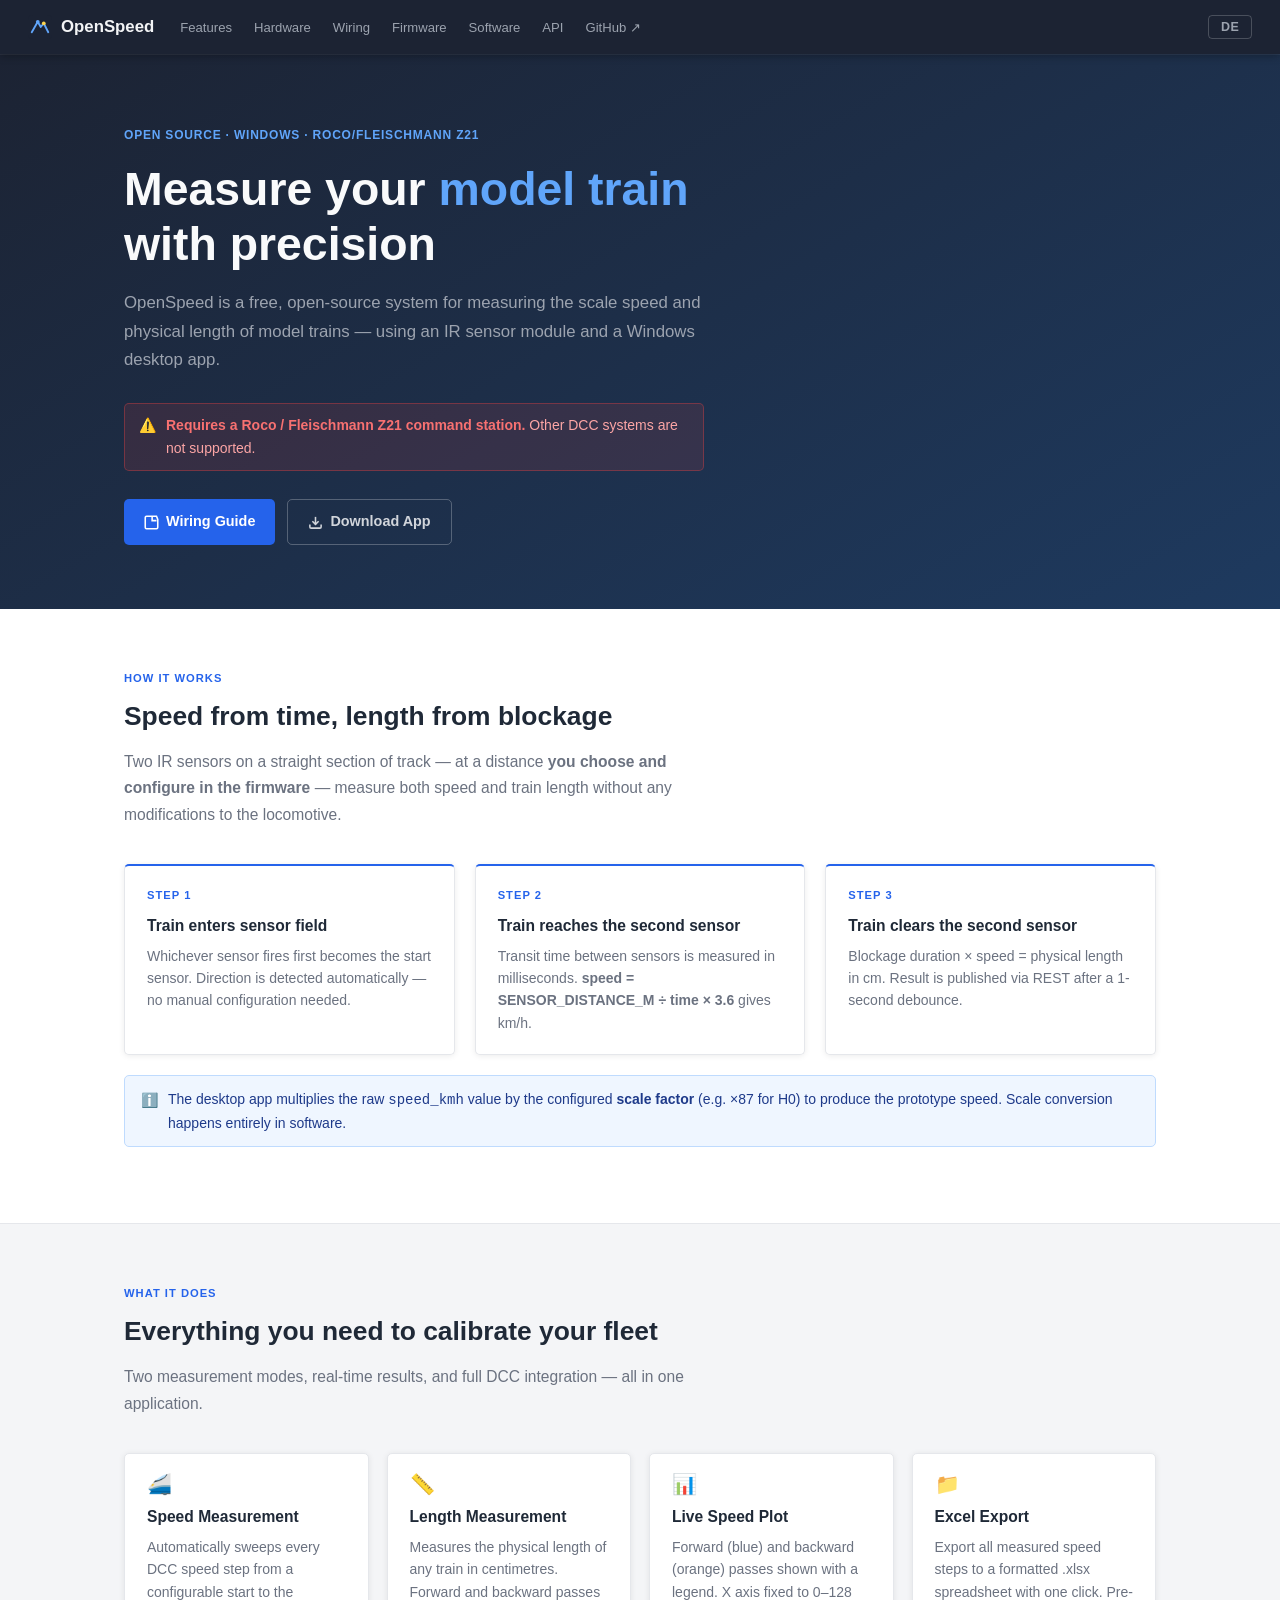
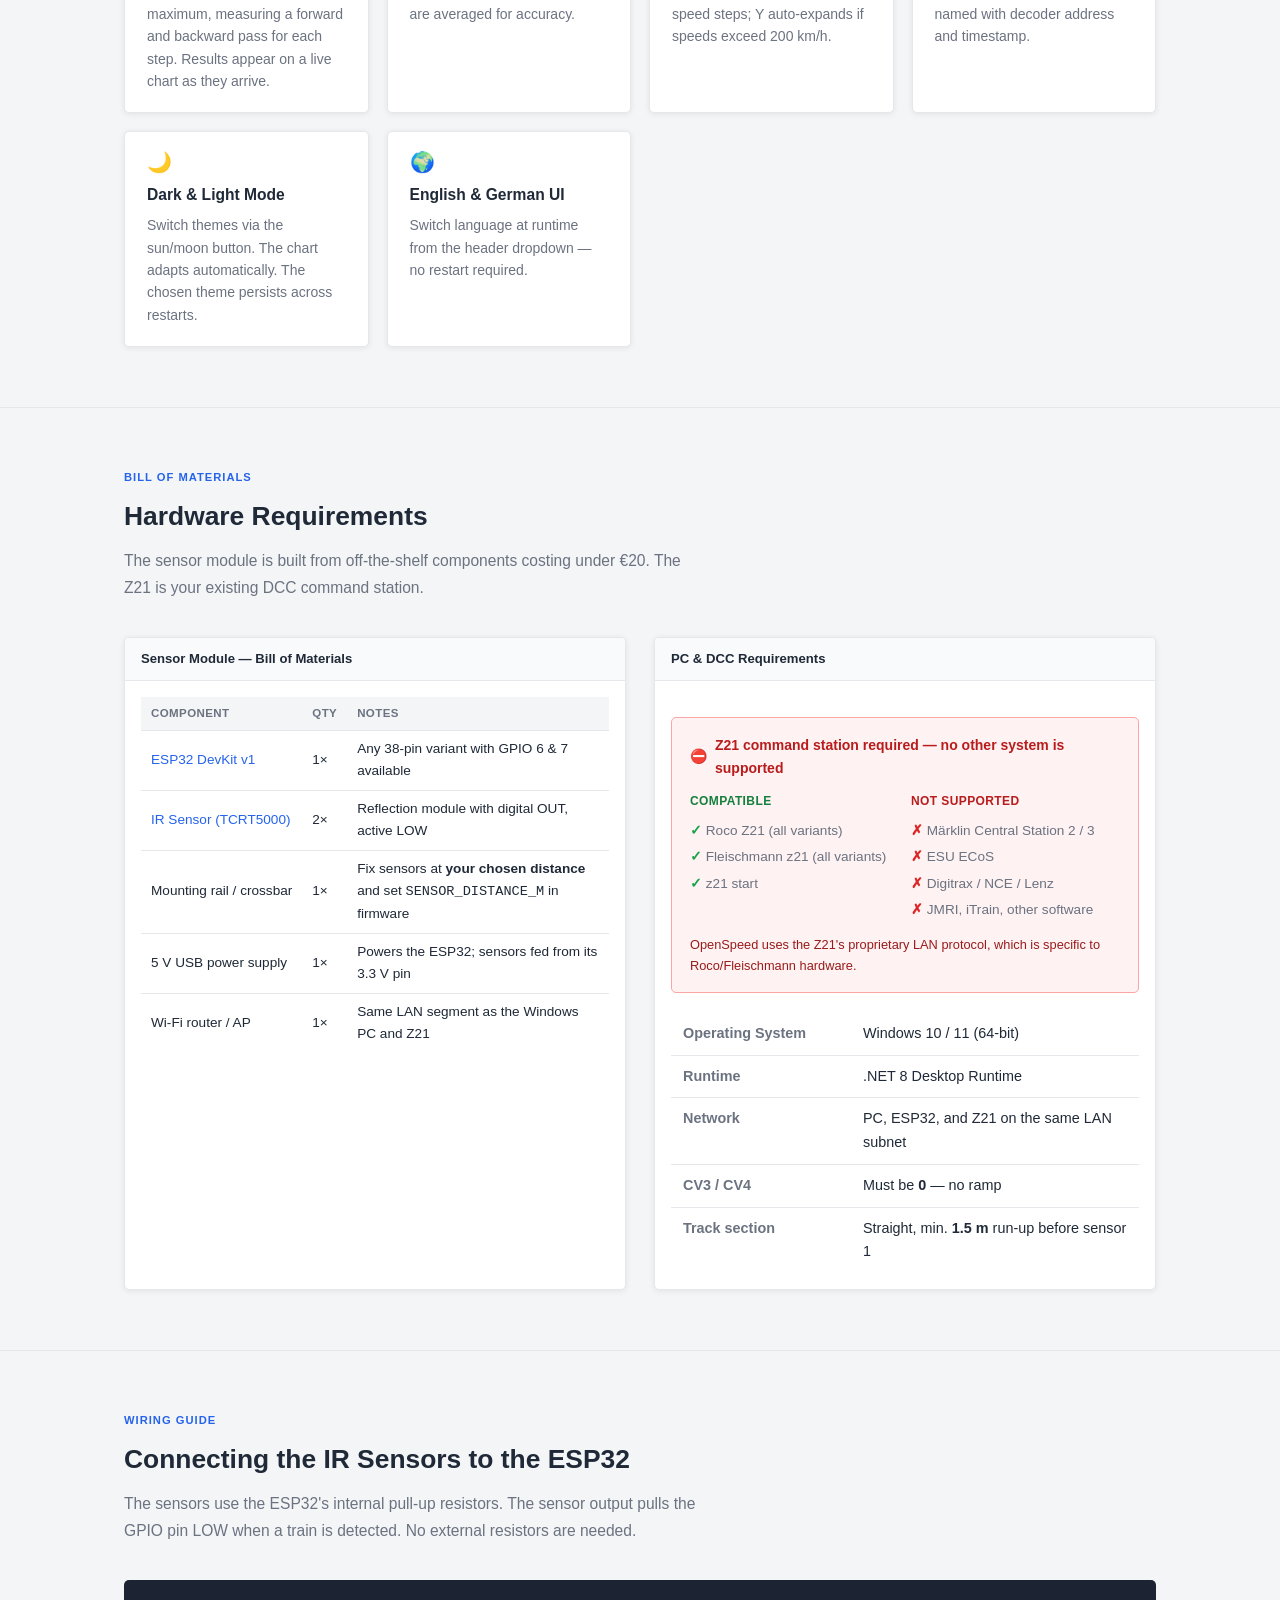
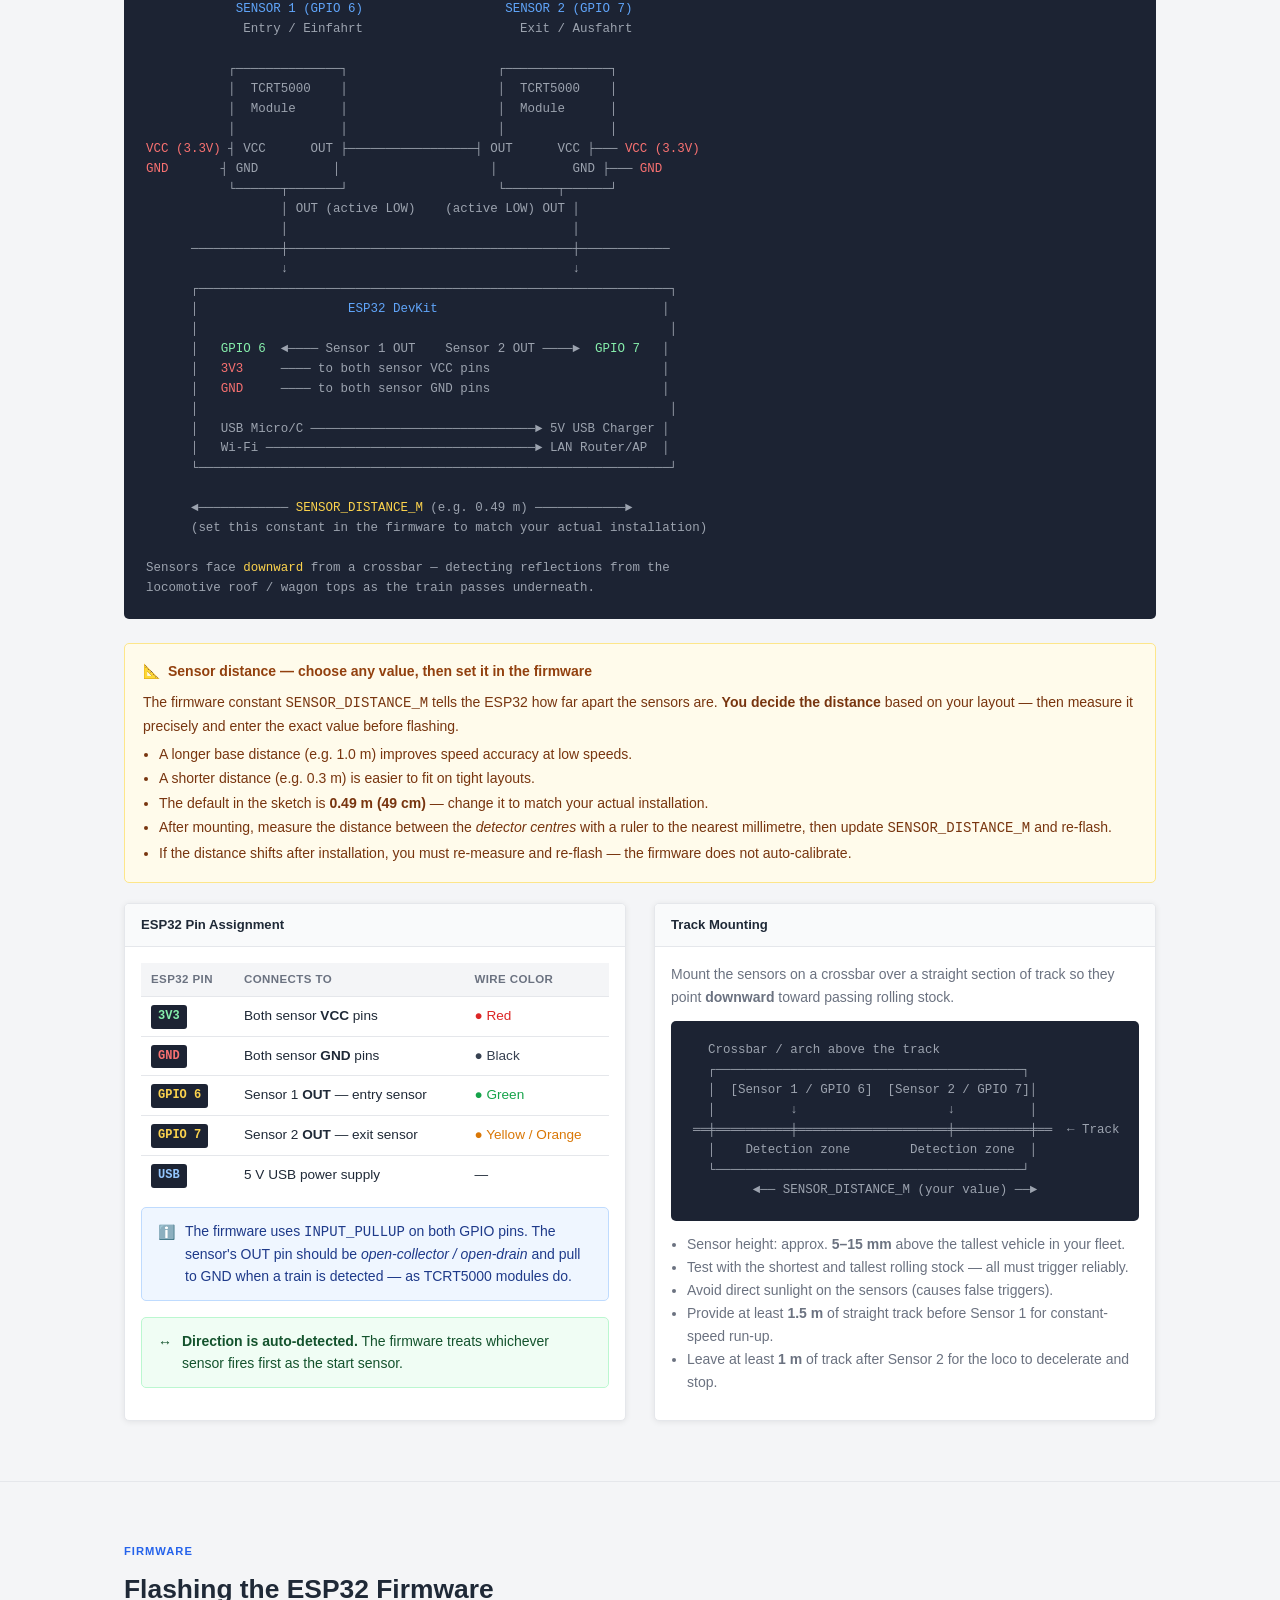
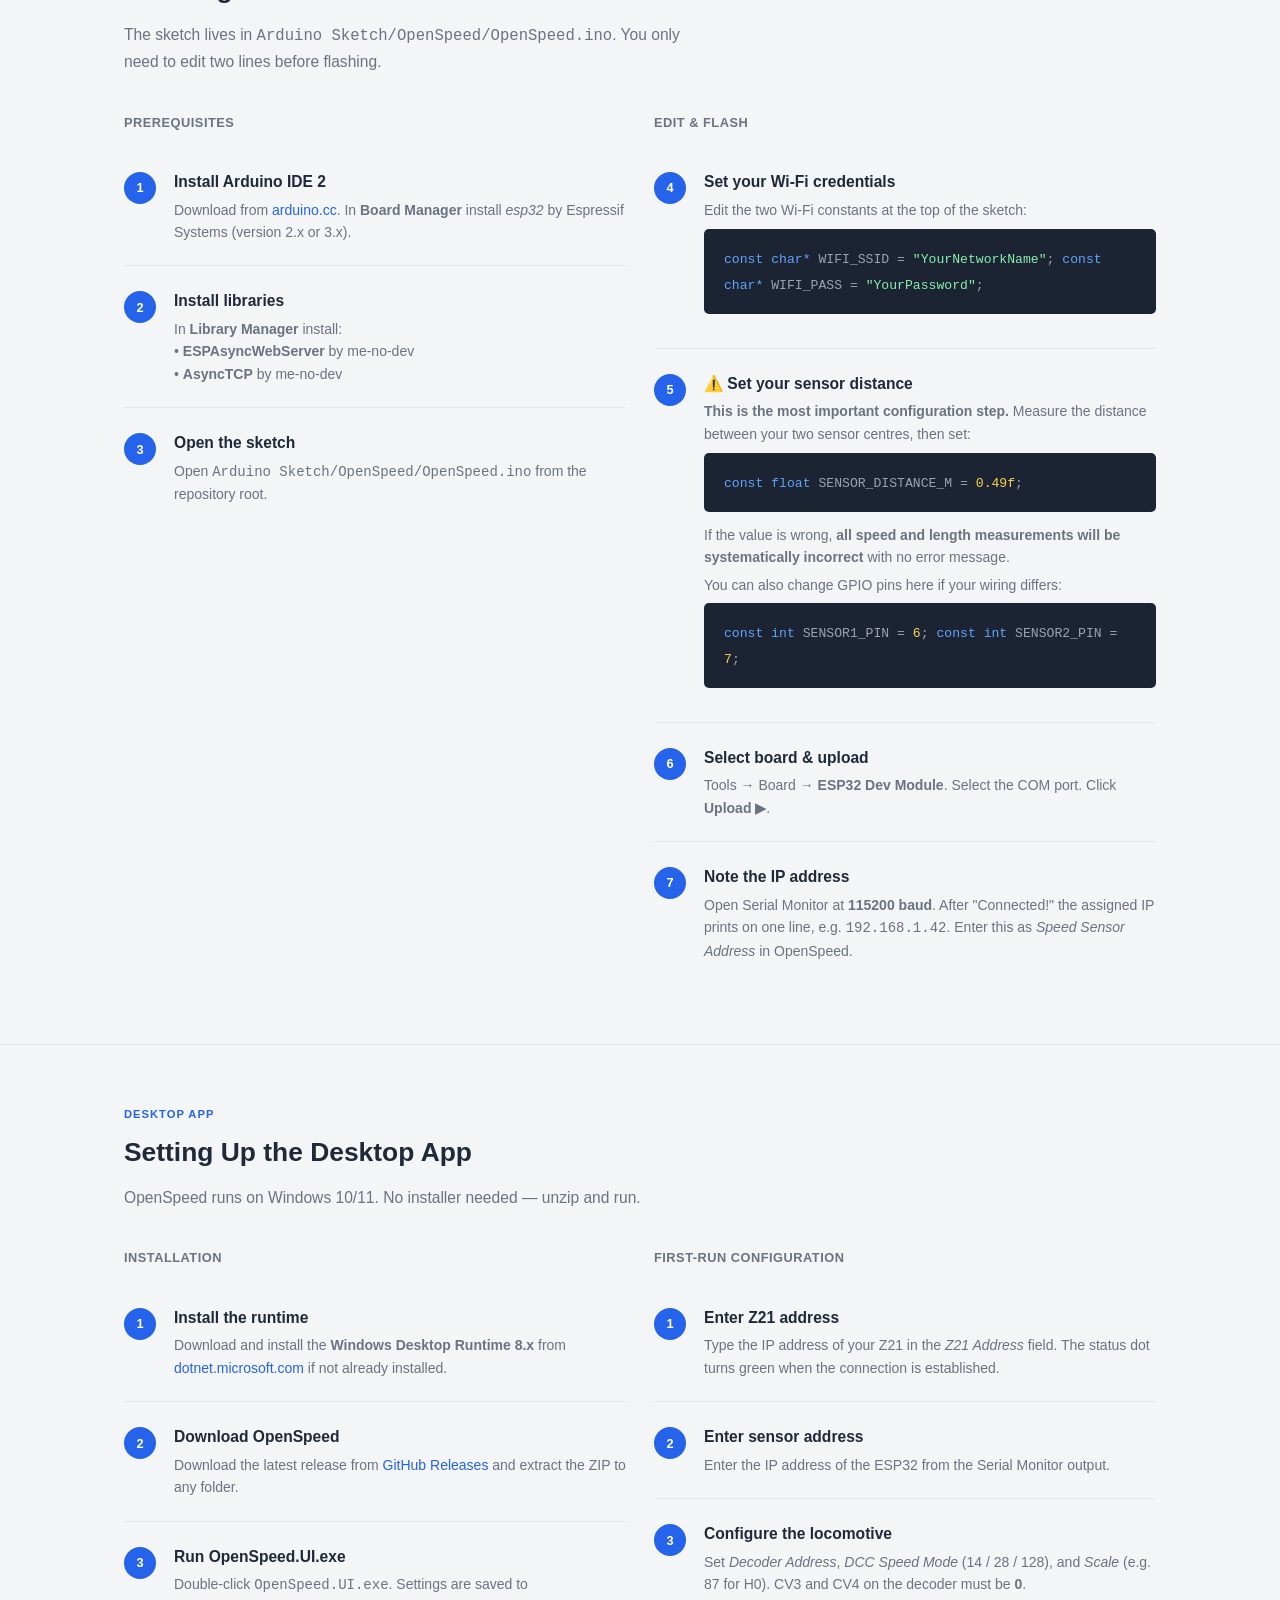
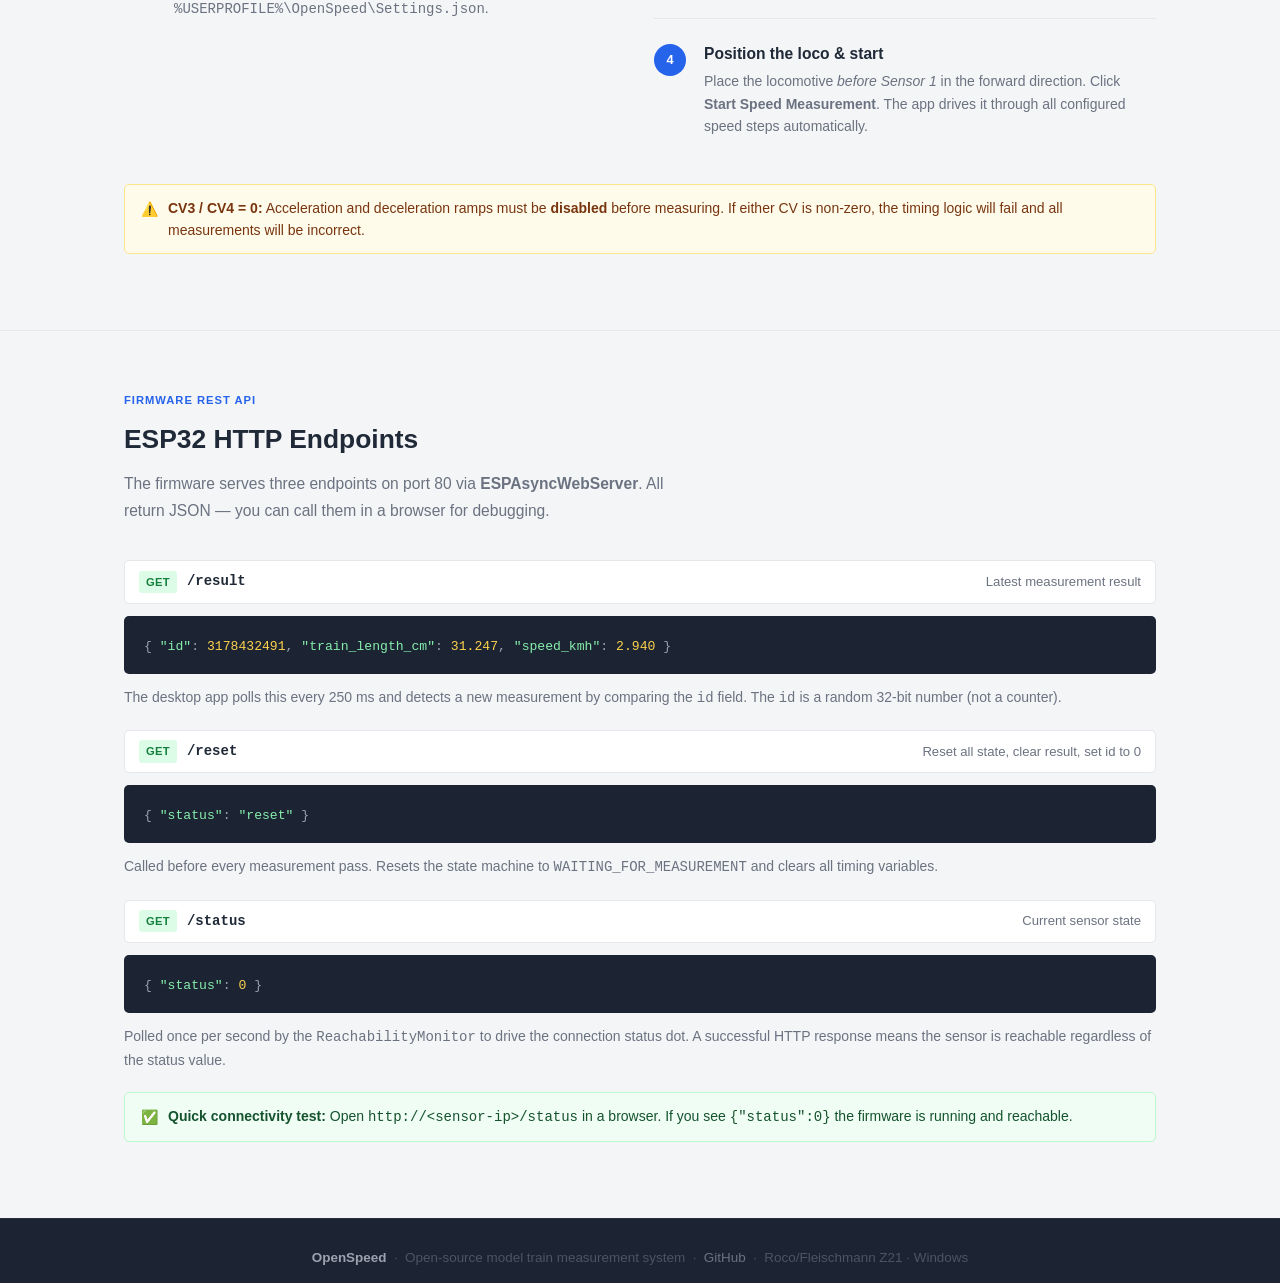
<file: docs/index.html>
<!DOCTYPE html>
<html lang="en" class="lang-en">
<head>
  <meta charset="UTF-8"/>
  <meta name="viewport" content="width=device-width, initial-scale=1.0"/>

  <title>OpenSpeed – Model Train Speed &amp; Length Measurement</title>
  <meta name="description" content="OpenSpeed – Precision speed and length measurement for model trains using IR sensors and a Roco/Fleischmann Z21. Free and open source."/>

  <link rel="stylesheet" href="assets/style.css"/>
  <link rel="icon" type="image/svg+xml" href="data:image/svg+xml,%3Csvg xmlns='http://www.w3.org/2000/svg' viewBox='0 0 32 32'%3E%3Crect width='32' height='32' rx='6' fill='%231c2333'/%3E%3Cpath d='M6 22 L14 10 L18 16 L22 12 L26 22Z' fill='%2360a5fa' stroke='none'/%3E%3C/svg%3E"/>
</head>
<body>

<nav>
  <div class="nav-logo">
    <svg viewBox="0 0 32 32" fill="none" xmlns="http://www.w3.org/2000/svg">
      <rect width="32" height="32" rx="6" fill="#1c2333"/>
      <path d="M5 23 L13 9 L17 16 L21 11 L27 23" stroke="#60a5fa" stroke-width="2.5" stroke-linecap="round" stroke-linejoin="round" fill="none"/>
      <circle cx="13" cy="9" r="2.5" fill="#60a5fa"/>
      <circle cx="21" cy="11" r="2.5" fill="#fcd34d"/>
    </svg>
    OpenSpeed
  </div>

  <ul class="nav-links">
    <li><a href="#features"><span data-lang-inline="en">Features</span><span data-lang-inline="de">Funktionen</span></a></li>
    <li><a href="#hardware"><span data-lang-inline="en">Hardware</span><span data-lang-inline="de">Hardware</span></a></li>
    <li><a href="#wiring"><span data-lang-inline="en">Wiring</span><span data-lang-inline="de">Verkabelung</span></a></li>
    <li><a href="#firmware"><span data-lang-inline="en">Firmware</span><span data-lang-inline="de">Firmware</span></a></li>
    <li><a href="#software"><span data-lang-inline="en">Software</span><span data-lang-inline="de">Software</span></a></li>
    <li><a href="#api">API</a></li>
    <li><a href="https://github.com/jaak0b/OpenSpeed" target="_blank" rel="noopener">GitHub ↗</a></li>
  </ul>

  <div class="nav-right">
    <button class="lang-btn" id="lang-toggle" aria-label="Switch language">DE</button>
    <button class="nav-hamburger" id="nav-hamburger" aria-label="Menu" aria-expanded="false">
      <span></span><span></span><span></span>
    </button>
  </div>
</nav>

<div class="nav-drawer" id="nav-drawer">
  <ul>
    <li><a href="#features"><span data-lang-inline="en">Features</span><span data-lang-inline="de">Funktionen</span></a></li>
    <li><a href="#hardware"><span data-lang-inline="en">Hardware</span><span data-lang-inline="de">Hardware</span></a></li>
    <li><a href="#wiring"><span data-lang-inline="en">Wiring</span><span data-lang-inline="de">Verkabelung</span></a></li>
    <li><a href="#firmware"><span data-lang-inline="en">Firmware</span><span data-lang-inline="de">Firmware</span></a></li>
    <li><a href="#software"><span data-lang-inline="en">Software</span><span data-lang-inline="de">Software</span></a></li>
    <li><a href="#api">API</a></li>
    <li><a href="https://github.com/jaak0b/OpenSpeed" target="_blank" rel="noopener">GitHub ↗</a></li>
  </ul>
</div>

<!-- ── HERO ── -->
<header class="hero">
  <div class="container">
    <div class="hero-inner">
      <div class="hero-eyebrow">
        <span data-lang-inline="en">Open Source · Windows · Roco/Fleischmann Z21</span>
        <span data-lang-inline="de">Open Source · Windows · Roco/Fleischmann Z21</span>
      </div>

      <h1>
        <span data-lang-inline="en">Measure your <em>model train</em><br>with precision</span>
        <span data-lang-inline="de">Ihre <em>Modellbahn</em><br>präzise vermessen</span>
      </h1>

      <p class="hero-lead">
        <span data-lang-inline="en">OpenSpeed is a free, open-source system for measuring the scale speed and physical length of model trains — using an IR sensor module and a Windows desktop app.</span>
        <span data-lang-inline="de">OpenSpeed ist ein kostenloses Open-Source-System zur Messung der Maßstabsgeschwindigkeit und Länge von Modellzügen – mit einem IR-Sensor-Modul und einer Windows-Desktop-App.</span>
      </p>

      <div class="hero-warning">
        <span>⚠️</span>
        <span>
          <strong><span data-lang-inline="en">Requires a Roco / Fleischmann Z21 command station.</span><span data-lang-inline="de">Erfordert eine Roco / Fleischmann Z21-Zentrale.</span></strong>
          <span data-lang-inline="en"> Other DCC systems are not supported.</span><span data-lang-inline="de"> Andere DCC-Systeme werden nicht unterstützt.</span>
        </span>
      </div>

      <div class="hero-actions">
        <a href="#wiring" class="btn btn-primary">
          <svg width="15" height="15" viewBox="0 0 24 24" fill="none" stroke="currentColor" stroke-width="2.5"><polyline points="13 2 13 9 20 9"/><path d="M20 2H4a2 2 0 0 0-2 2v16a2 2 0 0 0 2 2h16a2 2 0 0 0 2-2V7z"/></svg>
          <span data-lang-inline="en">Wiring Guide</span>
          <span data-lang-inline="de">Verdrahtungsanleitung</span>
        </a>
        <a href="#software" class="btn btn-outline">
          <svg width="15" height="15" viewBox="0 0 24 24" fill="none" stroke="currentColor" stroke-width="2.5"><path d="M21 15v4a2 2 0 0 1-2 2H5a2 2 0 0 1-2-2v-4"/><polyline points="7 10 12 15 17 10"/><line x1="12" y1="15" x2="12" y2="3"/></svg>
          <span data-lang-inline="en">Download App</span>
          <span data-lang-inline="de">App herunterladen</span>
        </a>
      </div>
    </div>
  </div>
</header>

<!-- ── HOW IT WORKS ── -->
<section id="how-it-works" style="background:var(--surface)">
  <div class="container">

    <div data-lang="en">
      <div class="section-label">How it works</div>
      <h2>Speed from time, length from blockage</h2>
      <p class="section-lead">Two IR sensors on a straight section of track — at a distance <strong>you choose and configure in the firmware</strong> — measure both speed and train length without any modifications to the locomotive.</p>
    </div>
    <div data-lang="de">
      <div class="section-label">Funktionsprinzip</div>
      <h2>Geschwindigkeit aus Zeit, Länge aus Sperrzeit</h2>
      <p class="section-lead">Zwei IR-Sensoren auf einem geraden Gleisabschnitt – in einem <strong>frei wählbaren, in der Firmware konfigurierten Abstand</strong> – messen Geschwindigkeit und Zuglänge ohne Eingriff in die Lokomotive.</p>
    </div>

    <div class="grid-3">
      <div class="how-card">
        <div class="how-card-num"><span data-lang-inline="en">Step 1</span><span data-lang-inline="de">Schritt 1</span></div>
        <h3><span data-lang-inline="en">Train enters sensor field</span><span data-lang-inline="de">Zug tritt ins Sensorfeld ein</span></h3>
        <p><span data-lang-inline="en">Whichever sensor fires first becomes the start sensor. Direction is detected automatically — no manual configuration needed.</span><span data-lang-inline="de">Der Sensor, der zuerst auslöst, wird zum Startsensor. Die Richtung wird automatisch erkannt.</span></p>
      </div>

      <div class="how-card">
        <div class="how-card-num"><span data-lang-inline="en">Step 2</span><span data-lang-inline="de">Schritt 2</span></div>
        <h3><span data-lang-inline="en">Train reaches the second sensor</span><span data-lang-inline="de">Zug erreicht den zweiten Sensor</span></h3>
        <p><span data-lang-inline="en">Transit time between sensors is measured in milliseconds. <strong>speed = SENSOR_DISTANCE_M ÷ time × 3.6</strong> gives km/h.</span><span data-lang-inline="de">Die Durchfahrtszeit wird in ms gemessen. <strong>Geschwindigkeit = SENSOR_DISTANCE_M ÷ Zeit × 3,6</strong> ergibt km/h.</span></p>
      </div>

      <div class="how-card">
        <div class="how-card-num"><span data-lang-inline="en">Step 3</span><span data-lang-inline="de">Schritt 3</span></div>
        <h3><span data-lang-inline="en">Train clears the second sensor</span><span data-lang-inline="de">Zug verlässt den zweiten Sensor</span></h3>
        <p><span data-lang-inline="en">Blockage duration × speed = physical length in cm. Result is published via REST after a 1-second debounce.</span><span data-lang-inline="de">Sperrzeit × Geschwindigkeit = physische Länge in cm. Ergebnis nach 1 s Entprellzeit per REST verfügbar.</span></p>
      </div>
    </div>

    <div class="alert alert-info" style="margin-top:20px">
      <span class="alert-icon">ℹ️</span>
      <div>
        <span data-lang-inline="en">The desktop app multiplies the raw <code>speed_kmh</code> value by the configured <strong>scale factor</strong> (e.g. ×87 for H0) to produce the prototype speed. Scale conversion happens entirely in software.</span>
        <span data-lang-inline="de">Die Desktop-App multipliziert den rohen <code>speed_kmh</code>-Wert mit dem <strong>Maßstabsfaktor</strong> (z. B. ×87 für H0). Die Umrechnung erfolgt ausschließlich in der Software.</span>
      </div>
    </div>

  </div>
</section>

<!-- ── FEATURES ── -->
<section id="features">
  <div class="container">

    <div data-lang="en">
      <div class="section-label">What it does</div>
      <h2>Everything you need to calibrate your fleet</h2>
      <p class="section-lead">Two measurement modes, real-time results, and full DCC integration — all in one application.</p>
    </div>
    <div data-lang="de">
      <div class="section-label">Funktionsumfang</div>
      <h2>Alles, um Ihre Flotte zu kalibrieren</h2>
      <p class="section-lead">Zwei Messmodi, Echtzeitergebnisse und vollständige DCC-Integration – in einer Anwendung.</p>
    </div>

    <div class="feature-grid">
      <div class="feature-card">
        <div class="feature-card-icon">🚄</div>
        <h3><span data-lang-inline="en">Speed Measurement</span><span data-lang-inline="de">Geschwindigkeitsmessung</span></h3>
        <p><span data-lang-inline="en">Automatically sweeps every DCC speed step from a configurable start to the maximum, measuring a forward and backward pass for each step. Results appear on a live chart as they arrive.</span><span data-lang-inline="de">Misst automatisch jeden DCC-Fahrstufenschritt vorwärts und rückwärts. Ergebnisse erscheinen sofort live im Diagramm.</span></p>
      </div>

      <div class="feature-card">
        <div class="feature-card-icon">📏</div>
        <h3><span data-lang-inline="en">Length Measurement</span><span data-lang-inline="de">Längenmessung</span></h3>
        <p><span data-lang-inline="en">Measures the physical length of any train in centimetres. Forward and backward passes are averaged for accuracy.</span><span data-lang-inline="de">Misst die physische Länge eines Zuges in Zentimetern. Vorwärts- und Rückwärtsfahrt werden gemittelt.</span></p>
      </div>

      <div class="feature-card">
        <div class="feature-card-icon">📊</div>
        <h3><span data-lang-inline="en">Live Speed Plot</span><span data-lang-inline="de">Echtzeit-Diagramm</span></h3>
        <p><span data-lang-inline="en">Forward (blue) and backward (orange) passes shown with a legend. X axis fixed to 0–128 speed steps; Y auto-expands if speeds exceed 200 km/h.</span><span data-lang-inline="de">Vorwärts (blau) und rückwärts (orange) mit Legende. X-Achse auf 0–128 Fahrstufen, Y expandiert automatisch.</span></p>
      </div>

      <div class="feature-card">
        <div class="feature-card-icon">📁</div>
        <h3><span data-lang-inline="en">Excel Export</span><span data-lang-inline="de">Excel-Export</span></h3>
        <p><span data-lang-inline="en">Export all measured speed steps to a formatted .xlsx spreadsheet with one click. Pre-named with decoder address and timestamp.</span><span data-lang-inline="de">Alle Fahrstufen mit einem Klick in eine .xlsx-Tabelle exportieren, vorbenannt mit Decoderadresse und Zeitstempel.</span></p>
      </div>

      <div class="feature-card">
        <div class="feature-card-icon">🌙</div>
        <h3><span data-lang-inline="en">Dark &amp; Light Mode</span><span data-lang-inline="de">Hell- &amp; Dunkelmodus</span></h3>
        <p><span data-lang-inline="en">Switch themes via the sun/moon button. The chart adapts automatically. The chosen theme persists across restarts.</span><span data-lang-inline="de">Wechsel per Sonne/Mond-Schaltfläche. Das Diagramm passt sich an. Die Einstellung bleibt nach Neustart erhalten.</span></p>
      </div>

      <div class="feature-card">
        <div class="feature-card-icon">🌍</div>
        <h3><span data-lang-inline="en">English &amp; German UI</span><span data-lang-inline="de">Englische &amp; deutsche Oberfläche</span></h3>
        <p><span data-lang-inline="en">Switch language at runtime from the header dropdown — no restart required.</span><span data-lang-inline="de">Umschalten im laufenden Betrieb – kein Neustart erforderlich.</span></p>
      </div>
    </div>

  </div>
</section>

<!-- ── HARDWARE ── -->
<section id="hardware">
  <div class="container">

    <div data-lang="en">
      <div class="section-label">Bill of Materials</div>
      <h2>Hardware Requirements</h2>
      <p class="section-lead">The sensor module is built from off-the-shelf components costing under €20. The Z21 is your existing DCC command station.</p>
    </div>
    <div data-lang="de">
      <div class="section-label">Stückliste</div>
      <h2>Hardware-Anforderungen</h2>
      <p class="section-lead">Das Sensormodul besteht aus Standard-Komponenten für unter 20 €. Die Z21 ist Ihre vorhandene DCC-Zentrale.</p>
    </div>

    <div class="grid-2">

      <div class="info-card">
        <div class="info-card-header">
          <span data-lang-inline="en">Sensor Module — Bill of Materials</span>
          <span data-lang-inline="de">Sensor-Modul – Stückliste</span>
        </div>
        <div class="info-card-body">
          <table class="pin-table">
            <thead>
              <tr>
                <th><span data-lang-inline="en">Component</span><span data-lang-inline="de">Bauteil</span></th>
                <th><span data-lang-inline="en">Qty</span><span data-lang-inline="de">Anz.</span></th>
                <th><span data-lang-inline="en">Notes</span><span data-lang-inline="de">Hinweise</span></th>
              </tr>
            </thead>
            <tbody>
              <tr>
                <td><a href="https://www.amazon.de/dp/B0CZQPFC48" target="_blank" rel="noopener">ESP32 DevKit v1</a></td>
                <td>1×</td>
                <td><span data-lang-inline="en">Any 38-pin variant with GPIO 6 &amp; 7 available</span><span data-lang-inline="de">Beliebige 38-Pin-Variante mit GPIO 6 &amp; 7</span></td>
              </tr>
              <tr>
                <td><a href="https://www.amazon.de/dp/B07D924JHT" target="_blank" rel="noopener">IR Sensor (TCRT5000)</a></td>
                <td>2×</td>
                <td><span data-lang-inline="en">Reflection module with digital OUT, active LOW</span><span data-lang-inline="de">Reflexionsmodul mit digitalem OUT, aktiv LOW</span></td>
              </tr>
              <tr>
                <td><span data-lang-inline="en">Mounting rail / crossbar</span><span data-lang-inline="de">Montageschienenhalter</span></td>
                <td>1×</td>
                <td><span data-lang-inline="en">Fix sensors at <strong>your chosen distance</strong> and set <code>SENSOR_DISTANCE_M</code> in firmware</span><span data-lang-inline="de">Sensoren im <strong>selbst gewählten Abstand</strong> fixieren und <code>SENSOR_DISTANCE_M</code> setzen</span></td>
              </tr>
              <tr>
                <td><span data-lang-inline="en">5 V USB power supply</span><span data-lang-inline="de">5-V-USB-Netzteil</span></td>
                <td>1×</td>
                <td><span data-lang-inline="en">Powers the ESP32; sensors fed from its 3.3 V pin</span><span data-lang-inline="de">Versorgt den ESP32; Sensoren am 3,3-V-Pin</span></td>
              </tr>
              <tr>
                <td>Wi-Fi router / AP</td>
                <td>1×</td>
                <td><span data-lang-inline="en">Same LAN segment as the Windows PC and Z21</span><span data-lang-inline="de">Gleiches LAN-Segment wie Windows-PC und Z21</span></td>
              </tr>
            </tbody>
          </table>
        </div>
      </div>

      <div class="info-card">
        <div class="info-card-header">
          <span data-lang-inline="en">PC &amp; DCC Requirements</span>
          <span data-lang-inline="de">PC- &amp; DCC-Anforderungen</span>
        </div>
        <div class="info-card-body">

          <div class="compat-box">
            <div class="compat-box-title">
              ⛔
              <span data-lang-inline="en">Z21 command station required — no other system is supported</span>
              <span data-lang-inline="de">Z21-Zentrale erforderlich – kein anderes System wird unterstützt</span>
            </div>
            <div class="compat-grid">
              <div class="compat-col yes">
                <h4><span data-lang-inline="en">Compatible</span><span data-lang-inline="de">Kompatibel</span></h4>
                <ul>
                  <li>Roco Z21 (all variants)</li>
                  <li>Fleischmann z21 (all variants)</li>
                  <li>z21 start</li>
                </ul>
              </div>
              <div class="compat-col no">
                <h4><span data-lang-inline="en">Not supported</span><span data-lang-inline="de">Nicht unterstützt</span></h4>
                <ul>
                  <li>Märklin Central Station 2 / 3</li>
                  <li>ESU ECoS</li>
                  <li>Digitrax / NCE / Lenz</li>
                  <li>JMRI, iTrain, <span data-lang-inline="en">other software</span><span data-lang-inline="de">andere Software</span></li>
                </ul>
              </div>
            </div>
            <p style="margin-top:10px;font-size:.8rem;color:#991b1b">
              <span data-lang-inline="en">OpenSpeed uses the Z21's proprietary LAN protocol, which is specific to Roco/Fleischmann hardware.</span>
              <span data-lang-inline="de">OpenSpeed kommuniziert über das proprietäre LAN-Protokoll der Z21, das Roco/Fleischmann-spezifisch ist.</span>
            </p>
          </div>

          <table class="spec-table">
            <tr>
              <td><span data-lang-inline="en">Operating System</span><span data-lang-inline="de">Betriebssystem</span></td>
              <td>Windows 10 / 11 (64-bit)</td>
            </tr>
            <tr>
              <td><span data-lang-inline="en">Runtime</span><span data-lang-inline="de">Laufzeit</span></td>
              <td>.NET 8 Desktop Runtime</td>
            </tr>
            <tr>
              <td><span data-lang-inline="en">Network</span><span data-lang-inline="de">Netzwerk</span></td>
              <td>
                <span data-lang-inline="en">PC, ESP32, and Z21 on the same LAN subnet</span>
                <span data-lang-inline="de">PC, ESP32 und Z21 im selben LAN-Subnetz</span>
              </td>
            </tr>
            <tr>
              <td>CV3 / CV4</td>
              <td>
                <span data-lang-inline="en">Must be <strong>0</strong> — no ramp</span>
                <span data-lang-inline="de">Muss <strong>0</strong> sein – keine Rampe</span>
              </td>
            </tr>
            <tr>
              <td><span data-lang-inline="en">Track section</span><span data-lang-inline="de">Gleisabschnitt</span></td>
              <td>
                <span data-lang-inline="en">Straight, min. <strong>1.5 m</strong> run-up before sensor 1</span>
                <span data-lang-inline="de">Gerade, mind. <strong>1,5 m</strong> Anlaufstrecke vor Sensor 1</span>
              </td>
            </tr>
          </table>
        </div>
      </div>

    </div>

  </div>
</section>

<!-- ── WIRING ── -->
<section id="wiring">
  <div class="container">

    <div data-lang="en">
      <div class="section-label">Wiring Guide</div>
      <h2>Connecting the IR Sensors to the ESP32</h2>
      <p class="section-lead">The sensors use the ESP32's internal pull-up resistors. The sensor output pulls the GPIO pin LOW when a train is detected. No external resistors are needed.</p>
    </div>
    <div data-lang="de">
      <div class="section-label">Verdrahtungsanleitung</div>
      <h2>IR-Sensoren am ESP32 anschließen</h2>
      <p class="section-lead">Die Sensoren nutzen die internen Pull-up-Widerstände des ESP32. Der Sensor-Ausgang zieht den GPIO-Pin auf LOW, wenn ein Zug erkannt wird. Externe Widerstände sind nicht erforderlich.</p>
    </div>

    <div class="diagram-wrap">
<pre>
            <span class="hl">SENSOR 1 (GPIO 6)</span>                   <span class="hl">SENSOR 2 (GPIO 7)</span>
             Entry / Einfahrt                     Exit / Ausfahrt

           ┌──────────────┐                    ┌──────────────┐
           │  TCRT5000    │                    │  TCRT5000    │
           │  Module      │                    │  Module      │
           │              │                    │              │
<span class="hl-r">VCC (3.3V)</span> ┤ VCC      OUT ├─────────────────┤ OUT      VCC ├─── <span class="hl-r">VCC (3.3V)</span>
<span class="hl-r">GND</span>       ┤ GND          │                    │          GND ├─── <span class="hl-r">GND</span>
           └──────┬───────┘                    └───────┬──────┘
                  │ OUT (active LOW)    (active LOW) OUT │
                  │                                      │
      ────────────┼──────────────────────────────────────┼────────────
                  ↓                                      ↓
      ┌───────────────────────────────────────────────────────────────┐
      │                    <span class="hl">ESP32 DevKit</span>                              │
      │                                                               │
      │   <span class="hl-g">GPIO 6</span>  ◄──── Sensor 1 OUT    Sensor 2 OUT ────►  <span class="hl-g">GPIO 7</span>   │
      │   <span class="hl-r">3V3</span>     ──── to both sensor VCC pins                       │
      │   <span class="hl-r">GND</span>     ──── to both sensor GND pins                       │
      │                                                               │
      │   USB Micro/C ──────────────────────────────► 5V USB Charger │
      │   Wi-Fi ────────────────────────────────────► LAN Router/AP  │
      └───────────────────────────────────────────────────────────────┘

      ◄──────────── <span class="hl-y">SENSOR_DISTANCE_M</span> (e.g. 0.49 m) ────────────►
      (set this constant in the firmware to match your actual installation)

Sensors face <span class="hl-y">downward</span> from a crossbar — detecting reflections from the
locomotive roof / wagon tops as the train passes underneath.
</pre>
    </div>

    <div class="sensor-dist-box">
      <div class="sensor-dist-box-title">
        📐
        <span data-lang-inline="en">Sensor distance — choose any value, then set it in the firmware</span>
        <span data-lang-inline="de">Sensorabstand – frei wählbar, dann in der Firmware einstellen</span>
      </div>
      <div data-lang="en">
        <p>The firmware constant <code>SENSOR_DISTANCE_M</code> tells the ESP32 how far apart the sensors are. <strong>You decide the distance</strong> based on your layout — then measure it precisely and enter the exact value before flashing.</p>
        <ul>
          <li>A longer base distance (e.g. 1.0 m) improves speed accuracy at low speeds.</li>
          <li>A shorter distance (e.g. 0.3 m) is easier to fit on tight layouts.</li>
          <li>The default in the sketch is <strong>0.49 m (49 cm)</strong> — change it to match your actual installation.</li>
          <li>After mounting, measure the distance between the <em>detector centres</em> with a ruler to the nearest millimetre, then update <code>SENSOR_DISTANCE_M</code> and re-flash.</li>
          <li>If the distance shifts after installation, you must re-measure and re-flash — the firmware does not auto-calibrate.</li>
        </ul>
      </div>
      <div data-lang="de">
        <p>Die Firmware-Konstante <code>SENSOR_DISTANCE_M</code> teilt dem ESP32 den Abstand zwischen den Sensoren mit. <strong>Sie wählen den Abstand</strong> passend zu Ihrer Anlage – dann genau messen und den exakten Wert vor dem Flashen eintragen.</p>
        <ul>
          <li>Ein größerer Abstand (z. B. 1,0 m) verbessert die Genauigkeit bei niedrigen Geschwindigkeiten.</li>
          <li>Ein kleinerer Abstand (z. B. 0,3 m) lässt sich auf beengten Anlagen leichter unterbringen.</li>
          <li>Der Standardwert im Sketch ist <strong>0,49 m (49 cm)</strong> – auf den tatsächlichen Einbauwert ändern.</li>
          <li>Nach der Montage den Abstand zwischen den <em>Sensormittelpunkten</em> auf den Millimeter genau nachmessen und <code>SENSOR_DISTANCE_M</code> aktualisieren und neu flashen.</li>
          <li>Verändert sich der Abstand nach der Installation, muss neu gemessen und neu geflasht werden.</li>
        </ul>
      </div>
    </div>

    <div class="grid-2">

      <div class="info-card">
        <div class="info-card-header">
          <span data-lang-inline="en">ESP32 Pin Assignment</span>
          <span data-lang-inline="de">ESP32-Pin-Belegung</span>
        </div>
        <div class="info-card-body">
          <table class="pin-table">
            <thead>
              <tr>
                <th>ESP32 Pin</th>
                <th><span data-lang-inline="en">Connects to</span><span data-lang-inline="de">Verbindet mit</span></th>
                <th><span data-lang-inline="en">Wire color</span><span data-lang-inline="de">Kabelfarbe</span></th>
              </tr>
            </thead>
            <tbody>
              <tr>
                <td><span class="pin-chip vcc">3V3</span></td>
                <td><span data-lang-inline="en">Both sensor <strong>VCC</strong> pins</span><span data-lang-inline="de">Beide Sensor-<strong>VCC</strong>-Pins</span></td>
                <td style="color:#dc2626">● <span data-lang-inline="en">Red</span><span data-lang-inline="de">Rot</span></td>
              </tr>
              <tr>
                <td><span class="pin-chip gnd">GND</span></td>
                <td><span data-lang-inline="en">Both sensor <strong>GND</strong> pins</span><span data-lang-inline="de">Beide Sensor-<strong>GND</strong>-Pins</span></td>
                <td style="color:#374151">● <span data-lang-inline="en">Black</span><span data-lang-inline="de">Schwarz</span></td>
              </tr>
              <tr>
                <td><span class="pin-chip data">GPIO 6</span></td>
                <td>
                  <span data-lang-inline="en">Sensor 1 <strong>OUT</strong> — entry sensor</span>
                  <span data-lang-inline="de">Sensor 1 <strong>OUT</strong> – Einfahrtsensor</span>
                </td>
                <td style="color:#16a34a">● <span data-lang-inline="en">Green</span><span data-lang-inline="de">Grün</span></td>
              </tr>
              <tr>
                <td><span class="pin-chip data">GPIO 7</span></td>
                <td>
                  <span data-lang-inline="en">Sensor 2 <strong>OUT</strong> — exit sensor</span>
                  <span data-lang-inline="de">Sensor 2 <strong>OUT</strong> – Ausfahrtsensor</span>
                </td>
                <td style="color:#d97706">● <span data-lang-inline="en">Yellow / Orange</span><span data-lang-inline="de">Gelb / Orange</span></td>
              </tr>
              <tr>
                <td><span class="pin-chip">USB</span></td>
                <td><span data-lang-inline="en">5 V USB power supply</span><span data-lang-inline="de">5-V-USB-Netzteil</span></td>
                <td>—</td>
              </tr>
            </tbody>
          </table>

          <div class="alert alert-info" style="margin-top:12px">
            <span class="alert-icon">ℹ️</span>
            <div>
              <span data-lang-inline="en">The firmware uses <code>INPUT_PULLUP</code> on both GPIO pins. The sensor's OUT pin should be <em>open-collector / open-drain</em> and pull to GND when a train is detected — as TCRT5000 modules do.</span>
              <span data-lang-inline="de">Die Firmware setzt beide GPIO-Pins auf <code>INPUT_PULLUP</code>. Der OUT-Pin muss <em>Open-Collector/Open-Drain</em> sein und bei Erkennung auf GND ziehen – wie TCRT5000-Module es tun.</span>
            </div>
          </div>

          <div class="alert alert-success" style="margin-top:8px">
            <span class="alert-icon">↔️</span>
            <div>
              <strong><span data-lang-inline="en">Direction is auto-detected.</span><span data-lang-inline="de">Richtung wird automatisch erkannt.</span></strong>
              <span data-lang-inline="en"> The firmware treats whichever sensor fires first as the start sensor.</span>
              <span data-lang-inline="de"> Die Firmware behandelt den zuerst auslösenden Sensor als Startsensor.</span>
            </div>
          </div>
        </div>
      </div>

      <div class="info-card">
        <div class="info-card-header">
          <span data-lang-inline="en">Track Mounting</span>
          <span data-lang-inline="de">Streckenmontage</span>
        </div>
        <div class="info-card-body">

          <div data-lang="en">
            <p style="margin-bottom:12px;font-size:.875rem;color:var(--text-muted)">Mount the sensors on a crossbar over a straight section of track so they point <strong>downward</strong> toward passing rolling stock.</p>
            <div class="diagram-wrap" style="margin:0 0 12px">
<pre>
  Crossbar / arch above the track
  ┌─────────────────────────────────────────┐
  │  [Sensor 1 / GPIO 6]  [Sensor 2 / GPIO 7]│
  │          ↓                    ↓          │
══╪══════════╪════════════════════╪══════════╪══  ← Track
  │    Detection zone        Detection zone  │
  └─────────────────────────────────────────┘
        ◄── SENSOR_DISTANCE_M (your value) ──►
</pre>
            </div>
            <ul style="font-size:.875rem;color:var(--text-muted);padding-left:16px">
              <li>Sensor height: approx. <strong>5–15 mm</strong> above the tallest vehicle in your fleet.</li>
              <li>Test with the shortest and tallest rolling stock — all must trigger reliably.</li>
              <li>Avoid direct sunlight on the sensors (causes false triggers).</li>
              <li>Provide at least <strong>1.5 m</strong> of straight track before Sensor 1 for constant-speed run-up.</li>
              <li>Leave at least <strong>1 m</strong> of track after Sensor 2 for the loco to decelerate and stop.</li>
            </ul>
          </div>

          <div data-lang="de">
            <p style="margin-bottom:12px;font-size:.875rem;color:var(--text-muted)">Sensoren an einem Querbalken über einem geraden Gleisabschnitt montieren, sodass sie <strong>nach unten</strong> auf das Rollmaterial zeigen.</p>
            <div class="diagram-wrap" style="margin:0 0 12px">
<pre>
  Querbalken / Bogen über dem Gleis
  ┌─────────────────────────────────────────┐
  │  [Sensor 1 / GPIO 6]  [Sensor 2 / GPIO 7]│
  │          ↓                    ↓          │
══╪══════════╪════════════════════╪══════════╪══  ← Gleis
  │  Detektionszone       Detektionszone     │
  └─────────────────────────────────────────┘
        ◄── SENSOR_DISTANCE_M (your value) ──►
</pre>
            </div>
            <ul style="font-size:.875rem;color:var(--text-muted);padding-left:16px">
              <li>Sensorhöhe: ca. <strong>5–15 mm</strong> über dem höchsten Fahrzeug im Fuhrpark.</li>
              <li>Mit kleinstem und größtem Rollmaterial testen – alle müssen zuverlässig auslösen.</li>
              <li>Direktes Sonnenlicht auf die Sensoren vermeiden.</li>
              <li>Mindestens <strong>1,5 m</strong> geraden Anlaufweg vor Sensor 1 einplanen.</li>
              <li>Mindestens <strong>1 m</strong> Bremsweg nach Sensor 2 vorsehen.</li>
            </ul>
          </div>

        </div>
      </div>

    </div>

  </div>
</section>

<!-- ── FIRMWARE ── -->
<section id="firmware">
  <div class="container">

    <div data-lang="en">
      <div class="section-label">Firmware</div>
      <h2>Flashing the ESP32 Firmware</h2>
      <p class="section-lead">The sketch lives in <code>Arduino Sketch/OpenSpeed/OpenSpeed.ino</code>. You only need to edit two lines before flashing.</p>
    </div>
    <div data-lang="de">
      <div class="section-label">Firmware</div>
      <h2>ESP32-Firmware flashen</h2>
      <p class="section-lead">Der Sketch befindet sich in <code>Arduino Sketch/OpenSpeed/OpenSpeed.ino</code>. Vor dem Flashen müssen nur zwei Zeilen angepasst werden.</p>
    </div>

    <div class="grid-2">

      <div>
        <div data-lang="en">
          <p style="font-size:.8rem;font-weight:600;text-transform:uppercase;letter-spacing:.5px;color:var(--text-muted);margin-bottom:14px">Prerequisites</p>
          <div class="steps">
            <div class="step">
              <div class="step-num">1</div>
              <div>
                <h3>Install Arduino IDE 2</h3>
                <p>Download from <a href="https://www.arduino.cc/en/software" target="_blank" rel="noopener">arduino.cc</a>. In <strong>Board Manager</strong> install <em>esp32</em> by Espressif Systems (version 2.x or 3.x).</p>
              </div>
            </div>
            <div class="step">
              <div class="step-num">2</div>
              <div>
                <h3>Install libraries</h3>
                <p>In <strong>Library Manager</strong> install:<br>
                  • <strong>ESPAsyncWebServer</strong> by me-no-dev<br>
                  • <strong>AsyncTCP</strong> by me-no-dev</p>
              </div>
            </div>
            <div class="step">
              <div class="step-num">3</div>
              <div>
                <h3>Open the sketch</h3>
                <p>Open <code>Arduino Sketch/OpenSpeed/OpenSpeed.ino</code> from the repository root.</p>
              </div>
            </div>
          </div>
        </div>

        <div data-lang="de">
          <p style="font-size:.8rem;font-weight:600;text-transform:uppercase;letter-spacing:.5px;color:var(--text-muted);margin-bottom:14px">Voraussetzungen</p>
          <div class="steps">
            <div class="step">
              <div class="step-num">1</div>
              <div>
                <h3>Arduino IDE 2 installieren</h3>
                <p>Von <a href="https://www.arduino.cc/en/software" target="_blank" rel="noopener">arduino.cc</a> herunterladen. Im <strong>Board-Manager</strong> <em>esp32</em> von Espressif Systems installieren (Version 2.x oder 3.x).</p>
              </div>
            </div>
            <div class="step">
              <div class="step-num">2</div>
              <div>
                <h3>Bibliotheken installieren</h3>
                <p>Im <strong>Bibliotheks-Manager</strong> installieren:<br>
                  • <strong>ESPAsyncWebServer</strong> von me-no-dev<br>
                  • <strong>AsyncTCP</strong> von me-no-dev</p>
              </div>
            </div>
            <div class="step">
              <div class="step-num">3</div>
              <div>
                <h3>Sketch öffnen</h3>
                <p><code>Arduino Sketch/OpenSpeed/OpenSpeed.ino</code> aus dem Repository-Stammverzeichnis öffnen.</p>
              </div>
            </div>
          </div>
        </div>
      </div>

      <div>
        <div data-lang="en">
          <p style="font-size:.8rem;font-weight:600;text-transform:uppercase;letter-spacing:.5px;color:var(--text-muted);margin-bottom:14px">Edit &amp; Flash</p>
          <div class="steps">
            <div class="step">
              <div class="step-num">4</div>
              <div>
                <h3>Set your Wi-Fi credentials</h3>
                <p>Edit the two Wi-Fi constants at the top of the sketch:</p>
                <div class="code-block" style="margin-top:8px"><code><span class="kw">const char*</span> WIFI_SSID = <span class="str">"YourNetworkName"</span>;
<span class="kw">const char*</span> WIFI_PASS = <span class="str">"YourPassword"</span>;</code></div>
              </div>
            </div>
            <div class="step">
              <div class="step-num">5</div>
              <div>
                <h3>⚠️ Set your sensor distance</h3>
                <p><strong>This is the most important configuration step.</strong> Measure the distance between your two sensor centres, then set:</p>
                <div class="code-block" style="margin-top:8px"><code><span class="kw">const float</span> SENSOR_DISTANCE_M = <span class="num">0.49f</span>;</code></div>
                <p style="margin-top:8px">If the value is wrong, <strong>all speed and length measurements will be systematically incorrect</strong> with no error message.</p>
                <p style="margin-top:6px">You can also change GPIO pins here if your wiring differs:</p>
                <div class="code-block" style="margin-top:6px"><code><span class="kw">const int</span> SENSOR1_PIN = <span class="num">6</span>;
<span class="kw">const int</span> SENSOR2_PIN = <span class="num">7</span>;</code></div>
              </div>
            </div>
            <div class="step">
              <div class="step-num">6</div>
              <div>
                <h3>Select board &amp; upload</h3>
                <p>Tools → Board → <strong>ESP32 Dev Module</strong>. Select the COM port. Click <strong>Upload ▶</strong>.</p>
              </div>
            </div>
            <div class="step">
              <div class="step-num">7</div>
              <div>
                <h3>Note the IP address</h3>
                <p>Open Serial Monitor at <strong>115200 baud</strong>. After "Connected!" the assigned IP prints on one line, e.g. <code>192.168.1.42</code>. Enter this as <em>Speed Sensor Address</em> in OpenSpeed.</p>
              </div>
            </div>
          </div>
        </div>

        <div data-lang="de">
          <p style="font-size:.8rem;font-weight:600;text-transform:uppercase;letter-spacing:.5px;color:var(--text-muted);margin-bottom:14px">Anpassen &amp; Flashen</p>
          <div class="steps">
            <div class="step">
              <div class="step-num">4</div>
              <div>
                <h3>WLAN-Zugangsdaten eintragen</h3>
                <p>Die zwei WLAN-Konstanten am Anfang des Sketches anpassen:</p>
                <div class="code-block" style="margin-top:8px"><code><span class="kw">const char*</span> WIFI_SSID = <span class="str">"IhrNetzwerkname"</span>;
<span class="kw">const char*</span> WIFI_PASS = <span class="str">"IhrPasswort"</span>;</code></div>
              </div>
            </div>
            <div class="step">
              <div class="step-num">5</div>
              <div>
                <h3>⚠️ Sensorabstand einstellen</h3>
                <p><strong>Dies ist der wichtigste Konfigurationsschritt.</strong> Den Abstand zwischen den Sensormittelpunkten messen und setzen:</p>
                <div class="code-block" style="margin-top:8px"><code><span class="kw">const float</span> SENSOR_DISTANCE_M = <span class="num">0.49f</span>;</code></div>
                <p style="margin-top:8px">Ist der Wert falsch, sind <strong>alle Messungen systematisch falsch</strong> – ohne Fehlermeldung.</p>
                <p style="margin-top:6px">GPIO-Pins können hier ebenfalls angepasst werden:</p>
                <div class="code-block" style="margin-top:6px"><code><span class="kw">const int</span> SENSOR1_PIN = <span class="num">6</span>;
<span class="kw">const int</span> SENSOR2_PIN = <span class="num">7</span>;</code></div>
              </div>
            </div>
            <div class="step">
              <div class="step-num">6</div>
              <div>
                <h3>Board auswählen &amp; hochladen</h3>
                <p>Werkzeuge → Board → <strong>ESP32 Dev Module</strong>. COM-Port auswählen. <strong>Upload ▶</strong> klicken.</p>
              </div>
            </div>
            <div class="step">
              <div class="step-num">7</div>
              <div>
                <h3>IP-Adresse notieren</h3>
                <p>Serial Monitor auf <strong>115200 Baud</strong> öffnen. Nach "Connected!" wird die IP angezeigt, z. B. <code>192.168.1.42</code>. Diese als <em>Speed Sensor Address</em> in OpenSpeed eintragen.</p>
              </div>
            </div>
          </div>
        </div>
      </div>

    </div>

  </div>
</section>

<!-- ── SOFTWARE ── -->
<section id="software">
  <div class="container">

    <div data-lang="en">
      <div class="section-label">Desktop App</div>
      <h2>Setting Up the Desktop App</h2>
      <p class="section-lead">OpenSpeed runs on Windows 10/11. No installer needed — unzip and run.</p>
    </div>
    <div data-lang="de">
      <div class="section-label">Desktop-App</div>
      <h2>Einrichtung der Desktop-App</h2>
      <p class="section-lead">OpenSpeed läuft auf Windows 10/11. Kein Installer – entzippen und starten.</p>
    </div>

    <div class="grid-2">

      <div>
        <div data-lang="en">
          <p style="font-size:.8rem;font-weight:600;text-transform:uppercase;letter-spacing:.5px;color:var(--text-muted);margin-bottom:14px">Installation</p>
          <div class="steps">
            <div class="step">
              <div class="step-num">1</div>
              <div>
                <h3>Install the runtime</h3>
                <p>Download and install the <strong>Windows Desktop Runtime 8.x</strong> from <a href="https://dotnet.microsoft.com/download/dotnet/8.0" target="_blank" rel="noopener">dotnet.microsoft.com</a> if not already installed.</p>
              </div>
            </div>
            <div class="step">
              <div class="step-num">2</div>
              <div>
                <h3>Download OpenSpeed</h3>
                <p>Download the latest release from <a href="https://github.com/jaak0b/OpenSpeed/releases" target="_blank" rel="noopener">GitHub Releases</a> and extract the ZIP to any folder.</p>
              </div>
            </div>
            <div class="step">
              <div class="step-num">3</div>
              <div>
                <h3>Run OpenSpeed.UI.exe</h3>
                <p>Double-click <code>OpenSpeed.UI.exe</code>. Settings are saved to <code>%USERPROFILE%\OpenSpeed\Settings.json</code>.</p>
              </div>
            </div>
          </div>
        </div>

        <div data-lang="de">
          <p style="font-size:.8rem;font-weight:600;text-transform:uppercase;letter-spacing:.5px;color:var(--text-muted);margin-bottom:14px">Installation</p>
          <div class="steps">
            <div class="step">
              <div class="step-num">1</div>
              <div>
                <h3>Laufzeitumgebung installieren</h3>
                <p>Die <strong>Windows Desktop Runtime 8.x</strong> von <a href="https://dotnet.microsoft.com/download/dotnet/8.0" target="_blank" rel="noopener">dotnet.microsoft.com</a> herunterladen und installieren.</p>
              </div>
            </div>
            <div class="step">
              <div class="step-num">2</div>
              <div>
                <h3>OpenSpeed herunterladen</h3>
                <p>Aktuelle Version von <a href="https://github.com/jaak0b/OpenSpeed/releases" target="_blank" rel="noopener">GitHub Releases</a> herunterladen und die ZIP-Datei entpacken.</p>
              </div>
            </div>
            <div class="step">
              <div class="step-num">3</div>
              <div>
                <h3>OpenSpeed.UI.exe starten</h3>
                <p>Doppelklick auf <code>OpenSpeed.UI.exe</code>. Einstellungen werden unter <code>%USERPROFILE%\OpenSpeed\Settings.json</code> gespeichert.</p>
              </div>
            </div>
          </div>
        </div>
      </div>

      <div>
        <div data-lang="en">
          <p style="font-size:.8rem;font-weight:600;text-transform:uppercase;letter-spacing:.5px;color:var(--text-muted);margin-bottom:14px">First-Run Configuration</p>
          <div class="steps">
            <div class="step">
              <div class="step-num">1</div>
              <div>
                <h3>Enter Z21 address</h3>
                <p>Type the IP address of your Z21 in the <em>Z21 Address</em> field. The status dot turns green when the connection is established.</p>
              </div>
            </div>
            <div class="step">
              <div class="step-num">2</div>
              <div>
                <h3>Enter sensor address</h3>
                <p>Enter the IP address of the ESP32 from the Serial Monitor output.</p>
              </div>
            </div>
            <div class="step">
              <div class="step-num">3</div>
              <div>
                <h3>Configure the locomotive</h3>
                <p>Set <em>Decoder Address</em>, <em>DCC Speed Mode</em> (14 / 28 / 128), and <em>Scale</em> (e.g. 87 for H0). CV3 and CV4 on the decoder must be <strong>0</strong>.</p>
              </div>
            </div>
            <div class="step">
              <div class="step-num">4</div>
              <div>
                <h3>Position the loco &amp; start</h3>
                <p>Place the locomotive <em>before Sensor 1</em> in the forward direction. Click <strong>Start Speed Measurement</strong>. The app drives it through all configured speed steps automatically.</p>
              </div>
            </div>
          </div>
        </div>

        <div data-lang="de">
          <p style="font-size:.8rem;font-weight:600;text-transform:uppercase;letter-spacing:.5px;color:var(--text-muted);margin-bottom:14px">Ersteinrichtung</p>
          <div class="steps">
            <div class="step">
              <div class="step-num">1</div>
              <div>
                <h3>Z21-Adresse eingeben</h3>
                <p>IP-Adresse der Z21 in das Feld <em>Z21 Address</em> eingeben. Der Status-Punkt wird grün, sobald die Verbindung steht.</p>
              </div>
            </div>
            <div class="step">
              <div class="step-num">2</div>
              <div>
                <h3>Sensor-Adresse eingeben</h3>
                <p>IP-Adresse des ESP32 aus dem Serial-Monitor-Output eingeben.</p>
              </div>
            </div>
            <div class="step">
              <div class="step-num">3</div>
              <div>
                <h3>Lokomotive konfigurieren</h3>
                <p><em>Decoder-Adresse</em>, <em>DCC-Fahrstufenmodus</em> (14 / 28 / 128) und <em>Maßstab</em> (z. B. 87 für H0) einstellen. CV3 und CV4 müssen <strong>0</strong> sein.</p>
              </div>
            </div>
            <div class="step">
              <div class="step-num">4</div>
              <div>
                <h3>Lok positionieren &amp; starten</h3>
                <p>Lokomotive <em>vor Sensor 1</em> in Vorwärtsrichtung aufstellen. <strong>Geschwindigkeitsmessung starten</strong> klicken. Die App fährt die Lok automatisch durch alle Fahrstufen.</p>
              </div>
            </div>
          </div>
        </div>
      </div>

    </div>

    <div class="alert alert-warning" style="margin-top:24px">
      <span class="alert-icon">⚠️</span>
      <div>
        <strong>CV3 / CV4 = 0:</strong>
        <span data-lang-inline="en"> Acceleration and deceleration ramps must be <strong>disabled</strong> before measuring. If either CV is non-zero, the timing logic will fail and all measurements will be incorrect.</span>
        <span data-lang-inline="de"> Beschleunigungs- und Bremsrampen müssen vor der Messung <strong>deaktiviert</strong> werden. Sind diese CVs ungleich 0, schlägt die Zeitmesslogik fehl.</span>
      </div>
    </div>

  </div>
</section>

<!-- ── API ── -->
<section id="api">
  <div class="container">

    <div data-lang="en">
      <div class="section-label">Firmware REST API</div>
      <h2>ESP32 HTTP Endpoints</h2>
      <p class="section-lead">The firmware serves three endpoints on port 80 via <strong>ESPAsyncWebServer</strong>. All return JSON — you can call them in a browser for debugging.</p>
    </div>
    <div data-lang="de">
      <div class="section-label">Firmware REST-API</div>
      <h2>ESP32-HTTP-Endpunkte</h2>
      <p class="section-lead">Die Firmware stellt drei Endpunkte auf Port 80 via <strong>ESPAsyncWebServer</strong> bereit. Alle antworten mit JSON und können zum Debuggen im Browser aufgerufen werden.</p>
    </div>

    <div class="endpoint">
      <span class="method">GET</span>
      <span class="endpoint-path">/result</span>
      <span class="endpoint-desc"><span data-lang-inline="en">Latest measurement result</span><span data-lang-inline="de">Letztes Messergebnis</span></span>
    </div>
    <div class="code-block">
      <code>{
  <span class="str">"id"</span>: <span class="num">3178432491</span>,
  <span class="str">"train_length_cm"</span>: <span class="num">31.247</span>,
  <span class="str">"speed_kmh"</span>: <span class="num">2.940</span>
}</code>
    </div>
    <div data-lang="en"><p style="font-size:.875rem;color:var(--text-muted);margin-bottom:20px">The desktop app polls this every 250 ms and detects a new measurement by comparing the <code>id</code> field. The <code>id</code> is a random 32-bit number (not a counter).</p></div>
    <div data-lang="de"><p style="font-size:.875rem;color:var(--text-muted);margin-bottom:20px">Die Desktop-App ruft diesen Endpunkt alle 250 ms ab. Eine neue Messung wird durch Vergleich des <code>id</code>-Felds erkannt. Die <code>id</code> ist eine zufällige 32-Bit-Zahl.</p></div>

    <div class="endpoint">
      <span class="method">GET</span>
      <span class="endpoint-path">/reset</span>
      <span class="endpoint-desc"><span data-lang-inline="en">Reset all state, clear result, set id to 0</span><span data-lang-inline="de">Zustand zurücksetzen, Ergebnis löschen, id auf 0</span></span>
    </div>
    <div class="code-block">
      <code>{ <span class="str">"status"</span>: <span class="str">"reset"</span> }</code>
    </div>
    <div data-lang="en"><p style="font-size:.875rem;color:var(--text-muted);margin-bottom:20px">Called before every measurement pass. Resets the state machine to <code>WAITING_FOR_MEASUREMENT</code> and clears all timing variables.</p></div>
    <div data-lang="de"><p style="font-size:.875rem;color:var(--text-muted);margin-bottom:20px">Wird vor jedem Messdurchlauf aufgerufen. Setzt den Zustandsautomaten auf <code>WAITING_FOR_MEASUREMENT</code> und löscht alle Zeitvariablen.</p></div>

    <div class="endpoint">
      <span class="method">GET</span>
      <span class="endpoint-path">/status</span>
      <span class="endpoint-desc"><span data-lang-inline="en">Current sensor state</span><span data-lang-inline="de">Aktueller Sensorzustand</span></span>
    </div>
    <div class="code-block">
      <code>{ <span class="str">"status"</span>: <span class="num">0</span> }</code>
    </div>
    <div data-lang="en"><p style="font-size:.875rem;color:var(--text-muted);margin-bottom:20px">Polled once per second by the <code>ReachabilityMonitor</code> to drive the connection status dot. A successful HTTP response means the sensor is reachable regardless of the status value.</p></div>
    <div data-lang="de"><p style="font-size:.875rem;color:var(--text-muted);margin-bottom:20px">Wird vom <code>ReachabilityMonitor</code> einmal pro Sekunde abgerufen, um die Verbindungsanzeige zu steuern.</p></div>

    <div class="alert alert-success">
      <span class="alert-icon">✅</span>
      <div>
        <strong><span data-lang-inline="en">Quick connectivity test:</span><span data-lang-inline="de">Schneller Verbindungstest:</span></strong>
        <span data-lang-inline="en"> Open <code>http://&lt;sensor-ip&gt;/status</code> in a browser. If you see <code>{"status":0}</code> the firmware is running and reachable.</span>
        <span data-lang-inline="de"> Im Browser <code>http://&lt;sensor-ip&gt;/status</code> öffnen. Erscheint <code>{"status":0}</code>, läuft die Firmware und ist erreichbar.</span>
      </div>
    </div>

  </div>
</section>

<!-- ── FOOTER ── -->
<footer>
  <p>
    <strong style="color:#9ca3af">OpenSpeed</strong>
    &nbsp;·&nbsp;
    <span data-lang-inline="en">Open-source model train measurement system</span>
    <span data-lang-inline="de">Open-Source Messsystem für Modellbahnen</span>
    &nbsp;·&nbsp;
    <a href="https://github.com/jaak0b/OpenSpeed" target="_blank" rel="noopener">GitHub</a>
    &nbsp;·&nbsp;
    <span data-lang-inline="en">Roco/Fleischmann Z21 · Windows</span>
    <span data-lang-inline="de">Roco/Fleischmann Z21 · Windows</span>
  </p>
</footer>

<script src="assets/script.js"></script>
<script>
  (() => {
    const hamburger = document.getElementById('nav-hamburger');
    const drawer = document.getElementById('nav-drawer');
    if (!hamburger || !drawer) return;

    hamburger.addEventListener('click', () => {
      const open = drawer.classList.toggle('open');
      hamburger.setAttribute('aria-expanded', open);
    });

    drawer.querySelectorAll('a').forEach(a => {
      a.addEventListener('click', () => {
        drawer.classList.remove('open');
        hamburger.setAttribute('aria-expanded', 'false');
      });
    });
  })();
</script>
</body>
</html>
</file>
<file: docs/assets/style.css>
/* ──────────────────────────────────────────────────────────────
   OpenSpeed – site styles
   ──────────────────────────────────────────────────────────── */

:root {
  --bg:           #f4f5f7;
  --surface:      #ffffff;
  --nav-bg:       #1c2333;
  --primary:      #2563eb;
  --primary-dim:  #dbeafe;
  --green:        #16a34a;
  --text:         #1f2937;
  --text-muted:   #6b7280;
  --border:       #e5e7eb;
  --code-bg:      #1c2333;
  --radius:       5px;
  --shadow:       0 1px 6px rgba(0,0,0,.08);
}

*, *::before, *::after { box-sizing: border-box; margin: 0; padding: 0; }

html { scroll-behavior: smooth; }

body {
  font-family: -apple-system, BlinkMacSystemFont, "Segoe UI", Roboto, sans-serif;
  background: var(--bg);
  color: var(--text);
  line-height: 1.65;
  font-size: 16px;
}

a { color: var(--primary); text-decoration: none; }
a:hover { text-decoration: underline; }

/* ── Navigation ───────────────────────────────────────────── */

nav {
  position: sticky;
  top: 0;
  z-index: 100;
  background: var(--nav-bg);
  display: flex;
  align-items: center;
  justify-content: space-between;
  padding: 0 28px;
  height: 54px;
  box-shadow: 0 1px 0 rgba(255,255,255,.06), 0 2px 8px rgba(0,0,0,.3);
  gap: 16px;
}

.nav-logo {
  display: flex;
  align-items: center;
  gap: 9px;
  color: #f3f4f6;
  font-size: 1.05rem;
  font-weight: 700;
  flex-shrink: 0;
}
.nav-logo svg { width: 24px; height: 24px; }

.nav-links {
  display: flex;
  align-items: center;
  gap: 2px;
  list-style: none;
  flex: 1;
}

.nav-links a {
  color: #9ca3af;
  font-size: .82rem;
  padding: 5px 10px;
  border-radius: 4px;
  transition: background .12s, color .12s;
  white-space: nowrap;
}
.nav-links a:hover { background: rgba(255,255,255,.08); color: #f3f4f6; text-decoration: none; }

.nav-right {
  display: flex;
  align-items: center;
  gap: 10px;
  flex-shrink: 0;
}

.lang-btn {
  background: transparent;
  border: 1px solid rgba(255,255,255,.2);
  color: #9ca3af;
  padding: 4px 12px;
  border-radius: 4px;
  font-size: .78rem;
  font-weight: 600;
  cursor: pointer;
  transition: border-color .12s, color .12s;
  letter-spacing: .3px;
}
.lang-btn:hover { border-color: rgba(255,255,255,.4); color: #f3f4f6; }

/* Mobile hamburger */
.nav-hamburger {
  display: none;
  flex-direction: column;
  gap: 5px;
  background: none;
  border: none;
  cursor: pointer;
  padding: 4px;
}
.nav-hamburger span {
  display: block;
  width: 22px;
  height: 2px;
  background: #9ca3af;
  border-radius: 2px;
  transition: background .12s;
}
.nav-hamburger:hover span { background: #f3f4f6; }

/* Mobile nav drawer */
.nav-drawer {
  display: none;
  position: fixed;
  top: 54px;
  left: 0;
  right: 0;
  background: var(--nav-bg);
  border-top: 1px solid rgba(255,255,255,.06);
  padding: 12px 16px 16px;
  z-index: 99;
  box-shadow: 0 4px 16px rgba(0,0,0,.3);
}
.nav-drawer.open { display: block; }
.nav-drawer ul {
  list-style: none;
  display: flex;
  flex-direction: column;
  gap: 2px;
}
.nav-drawer a {
  color: #9ca3af;
  font-size: .9rem;
  padding: 8px 12px;
  border-radius: 4px;
  display: block;
  transition: background .12s, color .12s;
}
.nav-drawer a:hover { background: rgba(255,255,255,.08); color: #f3f4f6; text-decoration: none; }

/* ── Hero ─────────────────────────────────────────────────── */

.hero {
  background: linear-gradient(150deg, #1c2333 0%, #1e3a5f 100%);
  color: #f3f4f6;
  padding: 72px 28px 64px;
}

.hero-inner {
  max-width: 700px;
}

.hero-eyebrow {
  font-size: .75rem;
  font-weight: 600;
  letter-spacing: .8px;
  text-transform: uppercase;
  color: #60a5fa;
  margin-bottom: 16px;
}

.hero h1 {
  font-size: clamp(1.8rem, 4.5vw, 2.9rem);
  font-weight: 800;
  line-height: 1.18;
  margin-bottom: 18px;
  color: #f9fafb;
}

.hero h1 em {
  font-style: normal;
  color: #60a5fa;
}

.hero-lead {
  font-size: 1.05rem;
  color: #9ca3af;
  max-width: 580px;
  margin-bottom: 28px;
  line-height: 1.7;
}

.hero-warning {
  display: flex;
  align-items: flex-start;
  gap: 10px;
  background: rgba(239,68,68,.12);
  border: 1px solid rgba(239,68,68,.35);
  border-radius: var(--radius);
  padding: 10px 14px;
  margin-bottom: 28px;
  font-size: .875rem;
  color: #fca5a5;
  max-width: 580px;
}
.hero-warning strong { color: #f87171; }

.hero-actions {
  display: flex;
  gap: 12px;
  flex-wrap: wrap;
}

.btn {
  display: inline-flex;
  align-items: center;
  gap: 7px;
  padding: 10px 20px;
  border-radius: var(--radius);
  font-size: .9rem;
  font-weight: 600;
  cursor: pointer;
  transition: opacity .12s, transform .08s;
  border: none;
  text-decoration: none;
}
.btn:hover { opacity: .85; transform: translateY(-1px); text-decoration: none; }
.btn:active { transform: none; }
.btn-primary { background: var(--primary); color: #fff; }
.btn-outline { background: transparent; color: #d1d5db; border: 1px solid rgba(255,255,255,.25); }

/* ── Layout ───────────────────────────────────────────────── */

.container { max-width: 1080px; margin: 0 auto; padding: 0 24px; }

section { padding: 60px 0; }
section + section { border-top: 1px solid var(--border); }

/* Responsive grids */
.grid-2 {
  display: grid;
  grid-template-columns: 1fr 1fr;
  gap: 28px;
}
.grid-3 {
  display: grid;
  grid-template-columns: repeat(3, 1fr);
  gap: 20px;
  margin-top: 8px;
}

/* ── Section headers ──────────────────────────────────────── */

.section-label {
  font-size: .7rem;
  font-weight: 700;
  letter-spacing: 1px;
  text-transform: uppercase;
  color: var(--primary);
  margin-bottom: 8px;
}

h2 {
  font-size: 1.65rem;
  font-weight: 700;
  color: var(--text);
  margin-bottom: 10px;
}

.section-lead {
  color: var(--text-muted);
  font-size: .975rem;
  max-width: 580px;
  margin-bottom: 36px;
  line-height: 1.7;
}

/* ── Feature cards ────────────────────────────────────────── */

.feature-grid {
  display: grid;
  grid-template-columns: repeat(auto-fit, minmax(240px, 1fr));
  gap: 18px;
}

.feature-card {
  background: var(--surface);
  border: 1px solid var(--border);
  border-radius: var(--radius);
  padding: 20px 22px;
  box-shadow: var(--shadow);
}

.feature-card-icon {
  font-size: 1.25rem;
  margin-bottom: 10px;
  line-height: 1;
}

.feature-card h3 {
  font-size: .975rem;
  font-weight: 600;
  margin-bottom: 6px;
  color: var(--text);
}
.feature-card p { font-size: .875rem; color: var(--text-muted); line-height: 1.6; }

/* ── Steps ────────────────────────────────────────────────── */

.steps { display: flex; flex-direction: column; }

.step {
  display: flex;
  gap: 18px;
  padding: 22px 0;
  border-bottom: 1px solid var(--border);
}
.step:last-child { border-bottom: none; }

.step-num {
  flex-shrink: 0;
  width: 32px;
  height: 32px;
  background: var(--primary);
  color: #fff;
  border-radius: 50%;
  display: flex;
  align-items: center;
  justify-content: center;
  font-size: .8rem;
  font-weight: 700;
  margin-top: 3px;
}

.step h3 { font-size: .975rem; font-weight: 600; margin-bottom: 4px; color: var(--text); }
.step p, .step li { font-size: .875rem; color: var(--text-muted); line-height: 1.6; }
.step ul { padding-left: 16px; margin-top: 6px; }
.step li { margin-bottom: 2px; }

/* ── How-it-works cards ───────────────────────────────────── */

.how-card {
  background: var(--surface);
  border: 1px solid var(--border);
  border-radius: var(--radius);
  padding: 20px 22px;
  box-shadow: var(--shadow);
  border-top: 2px solid var(--primary);
}

.how-card-num {
  font-size: .7rem;
  font-weight: 700;
  letter-spacing: 1px;
  text-transform: uppercase;
  color: var(--primary);
  margin-bottom: 8px;
}

.how-card h3 { font-size: .975rem; font-weight: 600; margin-bottom: 6px; }
.how-card p { font-size: .875rem; color: var(--text-muted); line-height: 1.6; }

/* ── Cards / boxes ────────────────────────────────────────── */

.info-card {
  background: var(--surface);
  border: 1px solid var(--border);
  border-radius: var(--radius);
  overflow: hidden;
  box-shadow: var(--shadow);
}

.info-card-header {
  background: #f9fafb;
  border-bottom: 1px solid var(--border);
  padding: 10px 16px;
  font-size: .82rem;
  font-weight: 600;
  color: var(--text);
  display: flex;
  align-items: center;
  gap: 8px;
}

.info-card-body { padding: 16px; }

/* ── Tables ───────────────────────────────────────────────── */

.pin-table { width: 100%; border-collapse: collapse; font-size: .85rem; }
.pin-table th {
  background: var(--bg);
  font-size: .72rem;
  font-weight: 600;
  text-transform: uppercase;
  letter-spacing: .4px;
  color: var(--text-muted);
  padding: 7px 10px;
  text-align: left;
  border-bottom: 1px solid var(--border);
}
.pin-table td { padding: 7px 10px; border-bottom: 1px solid var(--border); }
.pin-table td:first-child { white-space: nowrap; }
.pin-table tr:last-child td { border-bottom: none; }
.pin-table tr:hover td { background: var(--bg); }

.spec-table { width: 100%; border-collapse: collapse; font-size: .9rem; }
.spec-table td { padding: 9px 12px; border-bottom: 1px solid var(--border); vertical-align: top; }
.spec-table td:first-child { font-weight: 600; color: var(--text-muted); width: 180px; white-space: nowrap; }
.spec-table tr:last-child td { border-bottom: none; }
.spec-table tr:hover td { background: var(--bg); }

.pin-chip {
  display: inline-block;
  background: #1c2333;
  color: #93c5fd;
  font-family: "Cascadia Code", Consolas, monospace;
  font-size: .75rem;
  padding: 2px 7px;
  border-radius: 3px;
  font-weight: 600;
}
.pin-chip.gnd { color: #f87171; }
.pin-chip.vcc { color: #86efac; }
.pin-chip.data { color: #fcd34d; }

/* ── Compat box ───────────────────────────────────────────── */

.compat-box {
  background: #fef2f2;
  border: 1px solid #fca5a5;
  border-radius: var(--radius);
  padding: 16px 18px;
  margin: 20px 0;
}
.compat-box-title {
  font-size: .875rem;
  font-weight: 700;
  color: #b91c1c;
  margin-bottom: 12px;
  display: flex;
  align-items: center;
  gap: 8px;
}
.compat-grid {
  display: grid;
  grid-template-columns: 1fr 1fr;
  gap: 12px;
}
.compat-col h4 {
  font-size: .75rem;
  font-weight: 700;
  text-transform: uppercase;
  letter-spacing: .4px;
  margin-bottom: 6px;
}
.compat-col.yes h4 { color: #15803d; }
.compat-col.no  h4 { color: #b91c1c; }
.compat-col ul { list-style: none; padding: 0; margin: 0; font-size: .85rem; }
.compat-col li { padding: 2px 0; color: var(--text-muted); }
.compat-col.yes li::before { content: "✓ "; color: #16a34a; font-weight: 600; }
.compat-col.no  li::before { content: "✗ "; color: #dc2626; font-weight: 600; }

/* ── Sensor distance box ──────────────────────────────────── */

.sensor-dist-box {
  background: #fffbeb;
  border: 1px solid #fde68a;
  border-radius: var(--radius);
  padding: 16px 18px;
  margin: 20px 0;
}
.sensor-dist-box-title {
  font-size: .875rem;
  font-weight: 700;
  color: #92400e;
  margin-bottom: 8px;
  display: flex;
  align-items: center;
  gap: 8px;
}
.sensor-dist-box p, .sensor-dist-box li { font-size: .875rem; color: #78350f; line-height: 1.6; }
.sensor-dist-box ul { padding-left: 16px; margin-top: 6px; }
.sensor-dist-box li { margin-bottom: 2px; }

/* ── Wiring diagram ───────────────────────────────────────── */

.diagram-wrap {
  background: var(--code-bg);
  border-radius: var(--radius);
  padding: 20px 22px;
  margin: 24px 0;
  overflow-x: auto;
  -webkit-overflow-scrolling: touch;
}

.diagram-wrap pre {
  font-family: "Cascadia Code", Consolas, monospace;
  font-size: .78rem;
  color: #9ca3af;
  line-height: 1.6;
  white-space: pre;
  min-width: max-content;
}

.diagram-wrap .hl   { color: #60a5fa; }
.diagram-wrap .hl-g { color: #86efac; }
.diagram-wrap .hl-y { color: #fcd34d; }
.diagram-wrap .hl-r { color: #f87171; }

/* ── Code blocks ──────────────────────────────────────────── */

pre, code {
  font-family: "Cascadia Code", Consolas, monospace;
}

.code-block {
  background: var(--code-bg);
  border-radius: var(--radius);
  padding: 16px 20px;
  overflow-x: auto;
  margin: 12px 0;
}
.code-block code {
  font-size: .82rem;
  color: #9ca3af;
  line-height: 1.7;
}
.code-block .kw  { color: #60a5fa; }
.code-block .str { color: #86efac; }
.code-block .num { color: #fcd34d; }

/* ── Alerts ───────────────────────────────────────────────── */

.alert {
  border-radius: var(--radius);
  padding: 12px 16px;
  margin: 16px 0;
  font-size: .875rem;
  display: flex;
  gap: 10px;
  align-items: flex-start;
  line-height: 1.6;
}
.alert-icon { flex-shrink: 0; margin-top: 1px; }
.alert-warning { background: #fffbeb; border: 1px solid #fde68a; color: #78350f; }
.alert-success { background: #f0fdf4; border: 1px solid #bbf7d0; color: #14532d; }
.alert-info    { background: #eff6ff; border: 1px solid #bfdbfe; color: #1e3a8a; }
.alert-danger  { background: #fef2f2; border: 1px solid #fca5a5; color: #7f1d1d; }

/* ── API endpoints ────────────────────────────────────────── */

.endpoint {
  display: flex;
  align-items: center;
  gap: 10px;
  background: var(--surface);
  border: 1px solid var(--border);
  border-radius: var(--radius);
  padding: 9px 14px;
  margin: 8px 0;
  font-size: .875rem;
}
.method {
  background: #dcfce7;
  color: #15803d;
  font-size: .7rem;
  font-weight: 700;
  padding: 2px 7px;
  border-radius: 3px;
  letter-spacing: .3px;
  flex-shrink: 0;
}
.endpoint-path { font-family: monospace; color: var(--text); font-weight: 600; }
.endpoint-desc { color: var(--text-muted); margin-left: auto; font-size: .82rem; }

/* ── Footer ───────────────────────────────────────────────── */

footer {
  background: var(--code-bg);
  color: #4b5563;
  text-align: center;
  padding: 28px 24px;
  font-size: .84rem;
  border-top: 1px solid rgba(255,255,255,.05);
}
footer a { color: #6b7280; }
footer a:hover { color: #9ca3af; }

/* ── Localization ─────────────────────────────────────────── */

[data-lang] { display: none; }
.lang-de [data-lang="de"],
.lang-en [data-lang="en"] { display: block; }

.lang-de [data-lang-inline="de"],
.lang-en [data-lang-inline="en"] { display: inline; }

[data-lang-inline] { display: none; }

[id] { scroll-margin-top: 64px; }

/* ── Responsive ───────────────────────────────────────────── */

@media (max-width: 860px) {
  .grid-2 { grid-template-columns: 1fr; }
  .grid-3 { grid-template-columns: 1fr 1fr; }
}

@media (max-width: 600px) {
  nav { padding: 0 16px; }
  .nav-links { display: none; }
  .nav-hamburger { display: flex; }

  .hero { padding: 48px 16px 44px; }
  .container { padding: 0 16px; }
  section { padding: 44px 0; }

  .grid-2 { grid-template-columns: 1fr; gap: 20px; }
  .grid-3 { grid-template-columns: 1fr; gap: 16px; }

  .compat-grid { grid-template-columns: 1fr; }

  .endpoint { flex-wrap: wrap; }
  .endpoint-desc { margin-left: 0; width: 100%; }

  h2 { font-size: 1.4rem; }
  .hero h1 { font-size: 1.75rem; }
}
</file>
